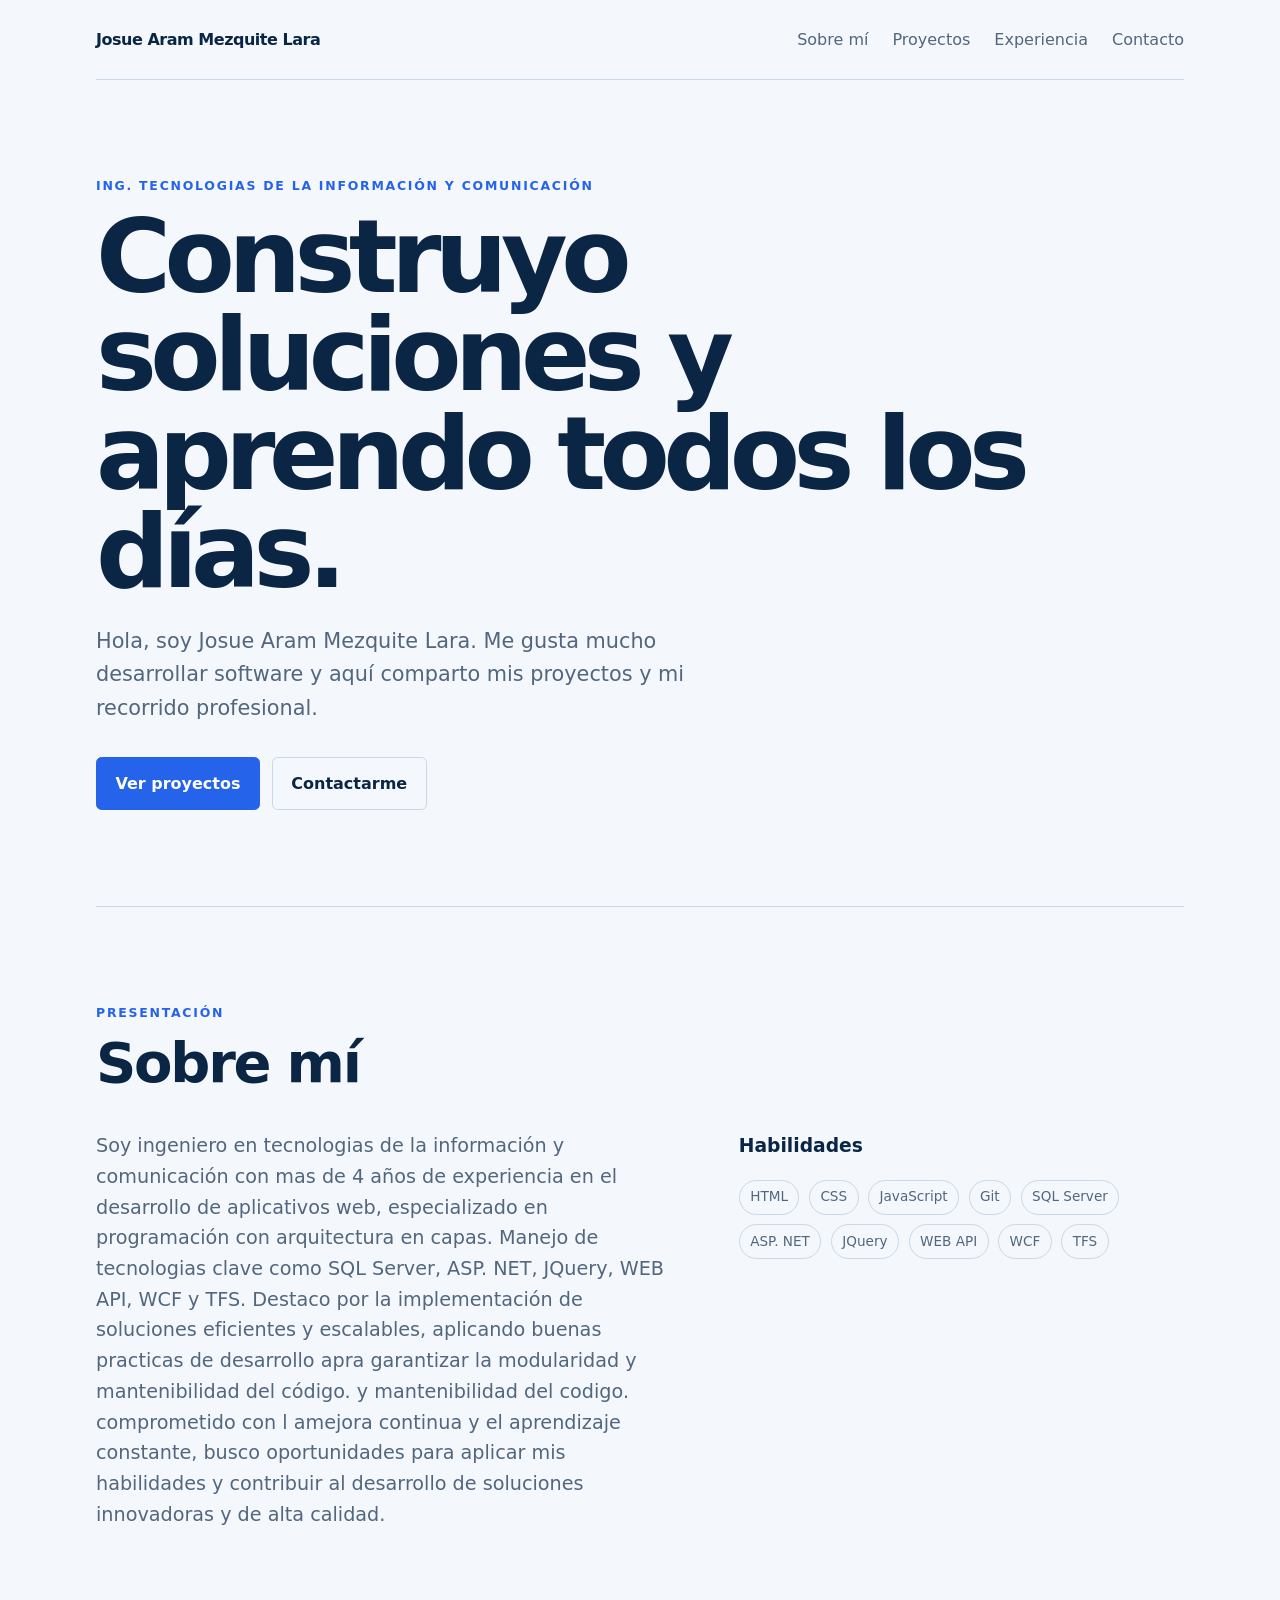
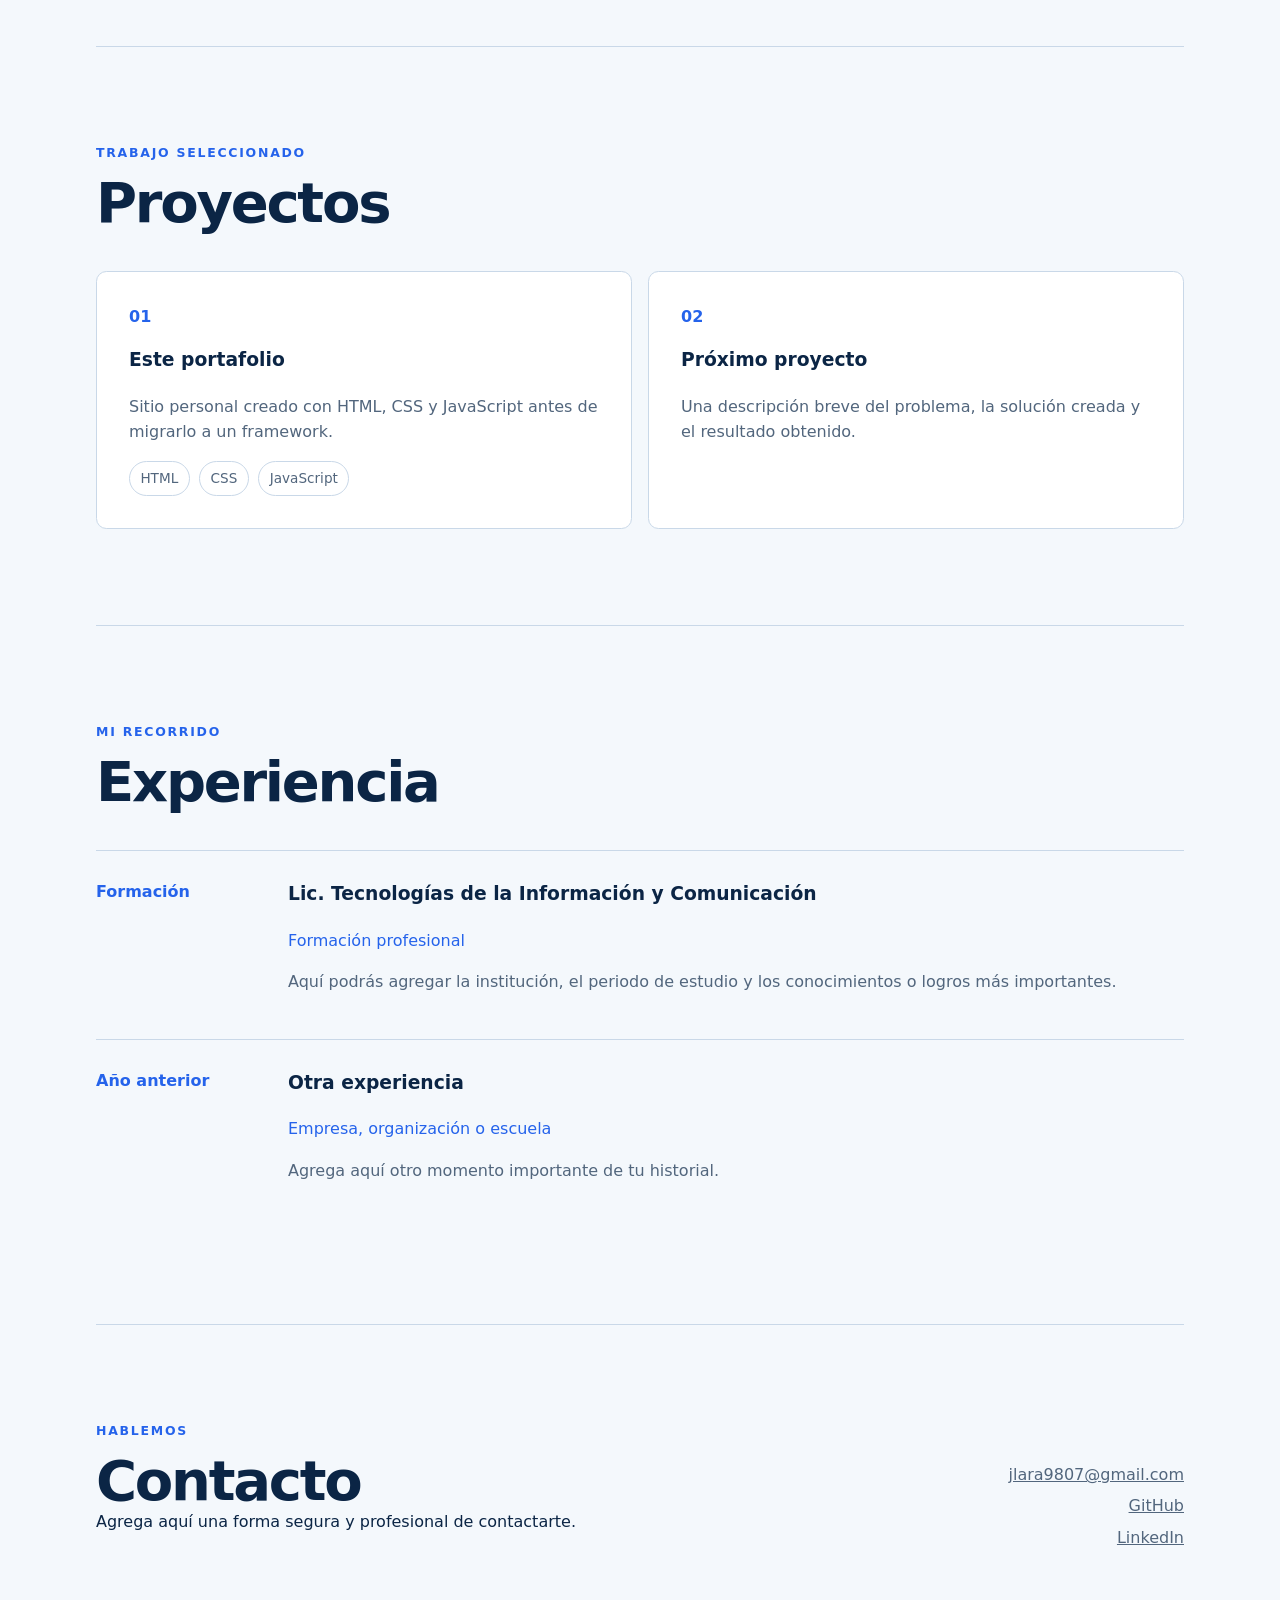
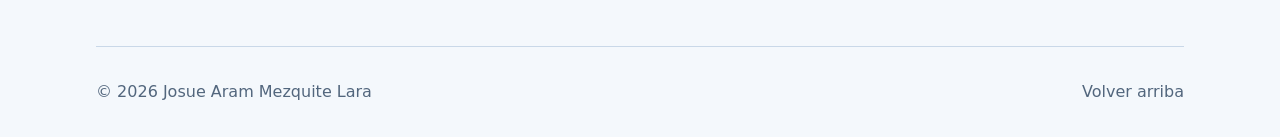
<file: index.html>
<!doctype html>
<html lang="es">
  <head>
    <meta charset="UTF-8" />
    <meta name="viewport" content="width=device-width, initial-scale=1.0" />
    <meta
      name="description"
      content="Portafolio profesional, proyectos y experiencia laboral."
    />
    <title>Mi portafolio</title>
    <link rel="stylesheet" href="styles.css" />
    <script src="script.js" defer></script>
  </head>
  <body>
    <header class="site-header">
      <a class="brand" href="#inicio">Josue Aram Mezquite Lara</a>

      <button
        class="menu-button"
        type="button"
        aria-expanded="false"
        aria-controls="site-navigation"
      >
        Menú
      </button>

      <nav id="site-navigation" class="site-navigation" aria-label="Principal">
        <a href="#sobre-mi">Sobre mí</a>
        <a href="#proyectos">Proyectos</a>
        <a href="#experiencia">Experiencia</a>
        <a href="#contacto">Contacto</a>
      </nav>
    </header>

    <main>
      <section id="inicio" class="hero" aria-labelledby="hero-title">
        <p class="eyebrow">Ing. tecnologias de la información y comunicación</p>
        <h1 id="hero-title">Construyo soluciones y aprendo todos los días.</h1>
        <p class="hero-copy">
          Hola, soy Josue Aram Mezquite Lara. Me gusta mucho desarrollar
          software y aquí comparto mis proyectos y mi recorrido profesional.
        </p>
        <div class="hero-actions">
          <a class="button button-primary" href="#proyectos">Ver proyectos</a>
          <a class="button button-secondary" href="#contacto">Contactarme</a>
        </div>
      </section>

      <section id="sobre-mi" class="section" aria-labelledby="about-title">
        <div class="section-heading">
          <p class="eyebrow">Presentación</p>
          <h2 id="about-title">Sobre mí</h2>
        </div>
        <div class="about-grid">
          <p>
            Soy ingeniero en tecnologias de la información y comunicación con mas de 4 años de experiencia
            en el desarrollo de aplicativos web, especializado en programación con arquitectura en capas.
            Manejo de tecnologias clave como SQL Server, ASP. NET, JQuery, WEB API, WCF y TFS. Destaco por
            la implementación de soluciones eficientes y escalables, aplicando buenas practicas de desarrollo apra garantizar la modularidad y mantenibilidad del código.
            y mantenibilidad del codigo. comprometido con l amejora continua y el aprendizaje constante, busco oportunidades para
            aplicar mis habilidades y contribuir al desarrollo de soluciones innovadoras y de alta calidad.
          </p>
          <div>
            <h3>Habilidades</h3>
            <ul class="tag-list" aria-label="Habilidades">
              <li>HTML</li>
              <li>CSS</li>
              <li>JavaScript</li>
              <li>Git</li>
              <li>SQL Server</li>
              <li>ASP. NET</li>
              <li>JQuery</li>
              <li>WEB API</li>
              <li>WCF</li>
              <li>TFS</li>
            </ul>
          </div>
        </div>
      </section>

      <section id="proyectos" class="section" aria-labelledby="projects-title">
        <div class="section-heading">
          <p class="eyebrow">Trabajo seleccionado</p>
          <h2 id="projects-title">Proyectos</h2>
        </div>
        <div class="project-grid">
          <article class="project-card">
            <p class="project-number">01</p>
            <h3>Este portafolio</h3>
            <p>
              Sitio personal creado con HTML, CSS y JavaScript antes de migrarlo
              a un framework.
            </p>
            <ul class="tag-list" aria-label="Tecnologías">
              <li>HTML</li>
              <li>CSS</li>
              <li>JavaScript</li>
            </ul>
          </article>

          <article class="project-card">
            <p class="project-number">02</p>
            <h3>Próximo proyecto</h3>
            <p>
              Una descripción breve del problema, la solución creada y el
              resultado obtenido.
            </p>
          </article>
        </div>
      </section>

      <section id="experiencia" class="section" aria-labelledby="experience-title">
        <div class="section-heading">
          <p class="eyebrow">Mi recorrido</p>
          <h2 id="experience-title">Experiencia</h2>
        </div>
        <ol class="timeline">
          <li>
            <p class="timeline-date">Formación</p>
            <div>
              <h3>Lic. Tecnologías de la Información y Comunicación</h3>
              <p class="timeline-place">Formación profesional</p>
              <p>
                Aquí podrás agregar la institución, el periodo de estudio y los
                conocimientos o logros más importantes.
              </p>
            </div>
          </li>
          <li>
            <p class="timeline-date">Año anterior</p>
            <div>
              <h3>Otra experiencia</h3>
              <p class="timeline-place">Empresa, organización o escuela</p>
              <p>Agrega aquí otro momento importante de tu historial.</p>
            </div>
          </li>
        </ol>
      </section>

      <section id="contacto" class="section contact" aria-labelledby="contact-title">
        <div>
          <p class="eyebrow">Hablemos</p>
          <h2 id="contact-title">Contacto</h2>
          <p>Agrega aquí una forma segura y profesional de contactarte.</p>
        </div>
        <div class="contact-links">
          <a href="mailto:tu-correo@ejemplo.com">jlara9807@gmail.com</a>
          <a href="https://github.com/" target="_blank" rel="noreferrer">GitHub</a>
          <a href="https://www.linkedin.com/" target="_blank" rel="noreferrer">
            LinkedIn
          </a>
        </div>
      </section>
    </main>

    <footer class="site-footer">
      <p>© <span id="current-year"></span> Josue Aram Mezquite Lara</p>
      <a href="#inicio">Volver arriba</a>
    </footer>
  </body>
</html>
</file>
<file: styles.css>
:root {
  color-scheme: light;
  --background: #f4f8fc;
  --surface: #ffffff;
  --surface-hover: #eaf2fb;
  --text: #0b2545;
  --muted: #52667d;
  --accent: #2563eb;
  --accent-dark: #ffffff;
  --border: #c9d8e8;
  --max-width: 68rem;
}

* {
  box-sizing: border-box;
}

html {
  scroll-behavior: smooth;
}

body {
  margin: 0;
  background: var(--background);
  color: var(--text);
  font-family:
    Inter, ui-sans-serif, system-ui, -apple-system, BlinkMacSystemFont, "Segoe UI",
    sans-serif;
  line-height: 1.6;
}

a {
  color: inherit;
}

.site-header,
main,
.site-footer {
  width: min(calc(100% - 2rem), var(--max-width));
  margin-inline: auto;
}

.site-header {
  display: flex;
  align-items: center;
  justify-content: space-between;
  min-height: 5rem;
  border-bottom: 1px solid var(--border);
}

.brand {
  font-weight: 800;
  letter-spacing: -0.03em;
  text-decoration: none;
}

.site-navigation {
  display: flex;
  gap: 1.5rem;
}

.site-navigation a,
.site-footer a {
  color: var(--muted);
  text-decoration: none;
}

.site-navigation a:hover,
.site-footer a:hover {
  color: var(--accent);
}

.menu-button {
  display: none;
}

.hero {
  display: grid;
  min-height: 70vh;
  align-content: center;
  padding-block: 6rem;
}

.eyebrow {
  margin: 0 0 0.75rem;
  color: var(--accent);
  font-size: 0.78rem;
  font-weight: 800;
  letter-spacing: 0.14em;
  text-transform: uppercase;
}

h1,
h2,
h3,
p {
  margin-top: 0;
}

h1 {
  max-width: 14ch;
  margin-bottom: 1.5rem;
  font-size: clamp(2.8rem, 8vw, 6.5rem);
  line-height: 0.96;
  letter-spacing: -0.065em;
}

h2 {
  margin-bottom: 0;
  font-size: clamp(2rem, 5vw, 3.5rem);
  line-height: 1;
  letter-spacing: -0.04em;
}

.hero-copy {
  max-width: 42rem;
  margin-bottom: 2rem;
  color: var(--muted);
  font-size: clamp(1.05rem, 2.2vw, 1.3rem);
}

.hero-actions {
  display: flex;
  flex-wrap: wrap;
  gap: 0.75rem;
}

.button {
  padding: 0.8rem 1.15rem;
  border: 1px solid var(--border);
  border-radius: 0.35rem;
  font-weight: 700;
  text-decoration: none;
}

.button-primary {
  border-color: var(--accent);
  background: var(--accent);
  color: var(--accent-dark);
}

.button-secondary:hover,
.button-secondary:focus-visible {
  border-color: var(--accent);
}

.section {
  padding-block: 6rem;
  border-top: 1px solid var(--border);
}

.section-heading {
  margin-bottom: 2.5rem;
}

.about-grid {
  display: grid;
  grid-template-columns: 1.3fr 1fr;
  gap: 4rem;
}

.about-grid > p {
  color: var(--muted);
  font-size: 1.2rem;
}

.tag-list {
  display: flex;
  flex-wrap: wrap;
  gap: 0.6rem;
  margin: 0;
  padding: 0;
  list-style: none;
}

.tag-list li {
  padding: 0.35rem 0.65rem;
  border: 1px solid var(--border);
  border-radius: 999px;
  color: var(--muted);
  font-size: 0.85rem;
}

.project-grid {
  display: grid;
  grid-template-columns: repeat(2, minmax(0, 1fr));
  gap: 1rem;
}

.project-card {
  padding: 2rem;
  border: 1px solid var(--border);
  border-radius: 0.65rem;
  background: var(--surface);
}

.project-card:hover {
  background: var(--surface-hover);
  border-color: #7ea6d1;
}

.project-number,
.timeline-date {
  color: var(--accent);
  font-weight: 800;
}

.project-card p:not(.project-number) {
  color: var(--muted);
}

.timeline {
  margin: 0;
  padding: 0;
  list-style: none;
}

.timeline li {
  display: grid;
  grid-template-columns: 10rem 1fr;
  gap: 2rem;
  padding-block: 1.75rem;
  border-top: 1px solid var(--border);
}

.timeline-place {
  color: var(--accent);
}

.timeline p:last-child {
  color: var(--muted);
}

.contact {
  display: flex;
  align-items: end;
  justify-content: space-between;
  gap: 2rem;
}

.contact-links {
  display: grid;
  gap: 0.35rem;
  text-align: right;
}

.contact-links a {
  color: var(--muted);
}

.contact-links a:hover {
  color: var(--accent);
}

.site-footer {
  display: flex;
  justify-content: space-between;
  padding-block: 2rem;
  border-top: 1px solid var(--border);
  color: var(--muted);
}

.site-footer p {
  margin: 0;
}

@media (max-width: 42rem) {
  .site-header {
    position: relative;
  }

  .menu-button {
    display: block;
    padding: 0.45rem 0.7rem;
    border: 1px solid var(--border);
    border-radius: 0.3rem;
    background: transparent;
    color: var(--text);
    cursor: pointer;
  }

  .site-navigation {
    position: absolute;
    z-index: 1;
    top: calc(100% - 0.5rem);
    right: 0;
    display: none;
    width: min(18rem, 100%);
    padding: 1rem;
    border: 1px solid var(--border);
    border-radius: 0.5rem;
    background: var(--surface);
    box-shadow: 0 1rem 3rem rgb(11 37 69 / 0.18);
  }

  .site-navigation.is-open {
    display: grid;
  }

  .hero {
    min-height: auto;
    padding-block: 5rem;
  }

  .about-grid,
  .project-grid {
    grid-template-columns: 1fr;
  }

  .about-grid {
    gap: 1.5rem;
  }

  .timeline li {
    grid-template-columns: 1fr;
    gap: 0.5rem;
  }

  .contact {
    align-items: start;
    flex-direction: column;
  }

  .contact-links {
    text-align: left;
  }
}

@media (prefers-reduced-motion: reduce) {
  html {
    scroll-behavior: auto;
  }
}
</file>
